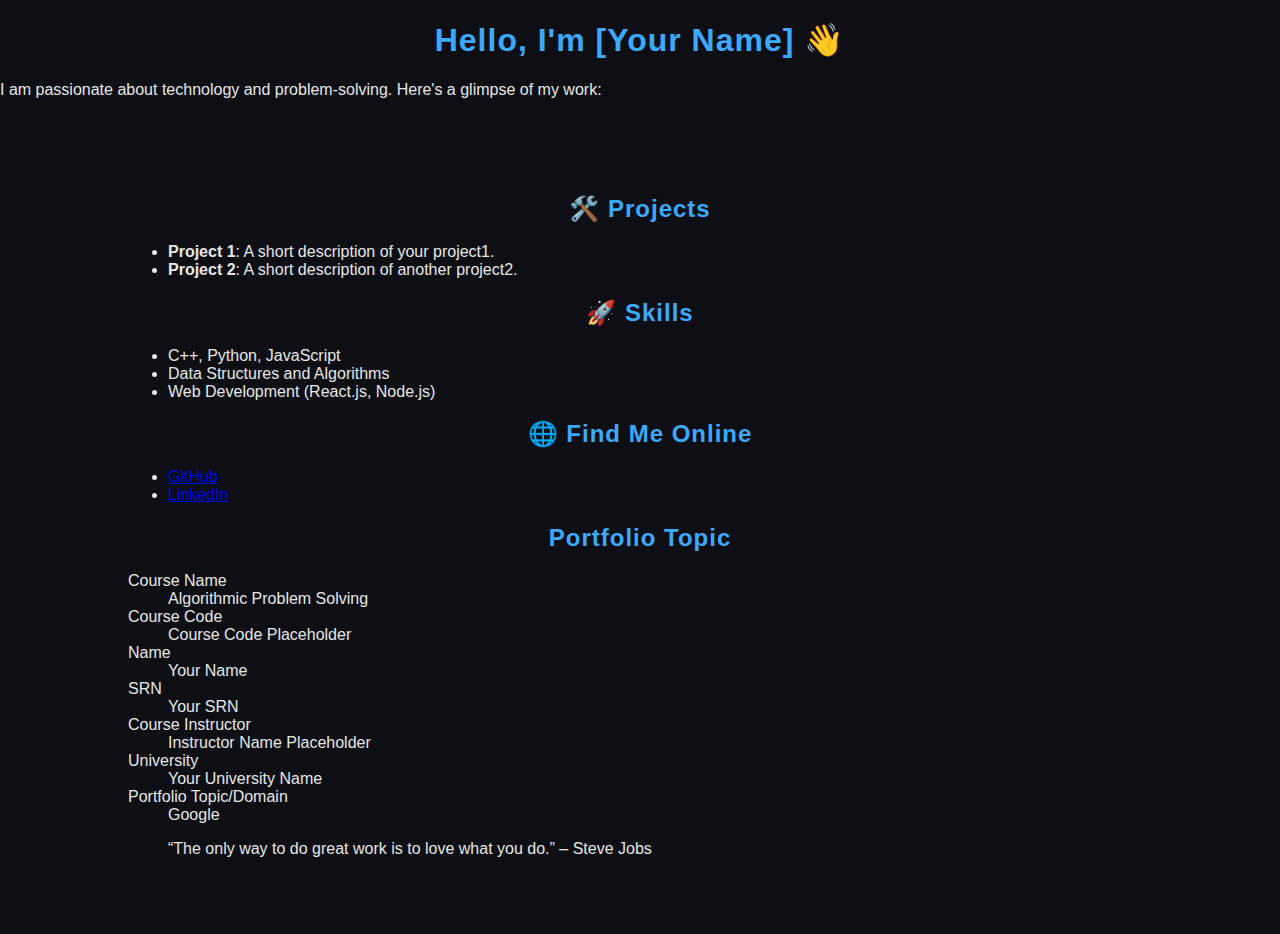
<file: index.html>
<!DOCTYPE html>
<html lang="en">
<head>
    <meta charset="UTF-8">
    <meta name="viewport" content="width=device-width, initial-scale=1.0">
    <title>Portfolio</title>
    <link rel="stylesheet" href="style.css">
    <link href="https://fonts.googleapis.com/css2?family=Poppins:wght@300;400;600&display=swap" rel="stylesheet">
</head>
<body>
    <header>
        <h1>Hello, I'm [Your Name] 👋</h1>
        <p>I am passionate about technology and problem-solving. Here's a glimpse of my work:</p>
    </header>

    <section>
        <h2>🛠️ Projects</h2>
        <ul>
            <li><strong>Project 1</strong>: A short description of your project1.</li>
            <li><strong>Project 2</strong>: A short description of another project2.</li>
        </ul>

        <h2>🚀 Skills</h2>
        <ul>
            <li>C++, Python, JavaScript</li>
            <li>Data Structures and Algorithms</li>
            <li>Web Development (React.js, Node.js)</li>
        </ul>

        <h2>🌐 Find Me Online</h2>
        <ul>
            <li><a href="https://github.com/your-github-username" target="_blank">GitHub</a></li>
            <li><a href="https://linkedin.com/in/your-linkedin-profile" target="_blank">LinkedIn</a></li>
        </ul>

        <h2>Portfolio Topic</h2>
        <dl>
            <dt>Course Name</dt>
            <dd>Algorithmic Problem Solving</dd>

            <dt>Course Code</dt>
            <dd>Course Code Placeholder</dd>

            <dt>Name</dt>
            <dd>Your Name</dd>

            <dt>SRN</dt>
            <dd>Your SRN</dd>

            <dt>Course Instructor</dt>
            <dd>Instructor Name Placeholder</dd>

            <dt>University</dt>
            <dd>Your University Name</dd>

            <dt>Portfolio Topic/Domain</dt>
            <dd>Google</dd>
        </dl>

        <blockquote>“The only way to do great work is to love what you do.” – Steve Jobs</blockquote>
    </section>
</body>
</html>
</file>
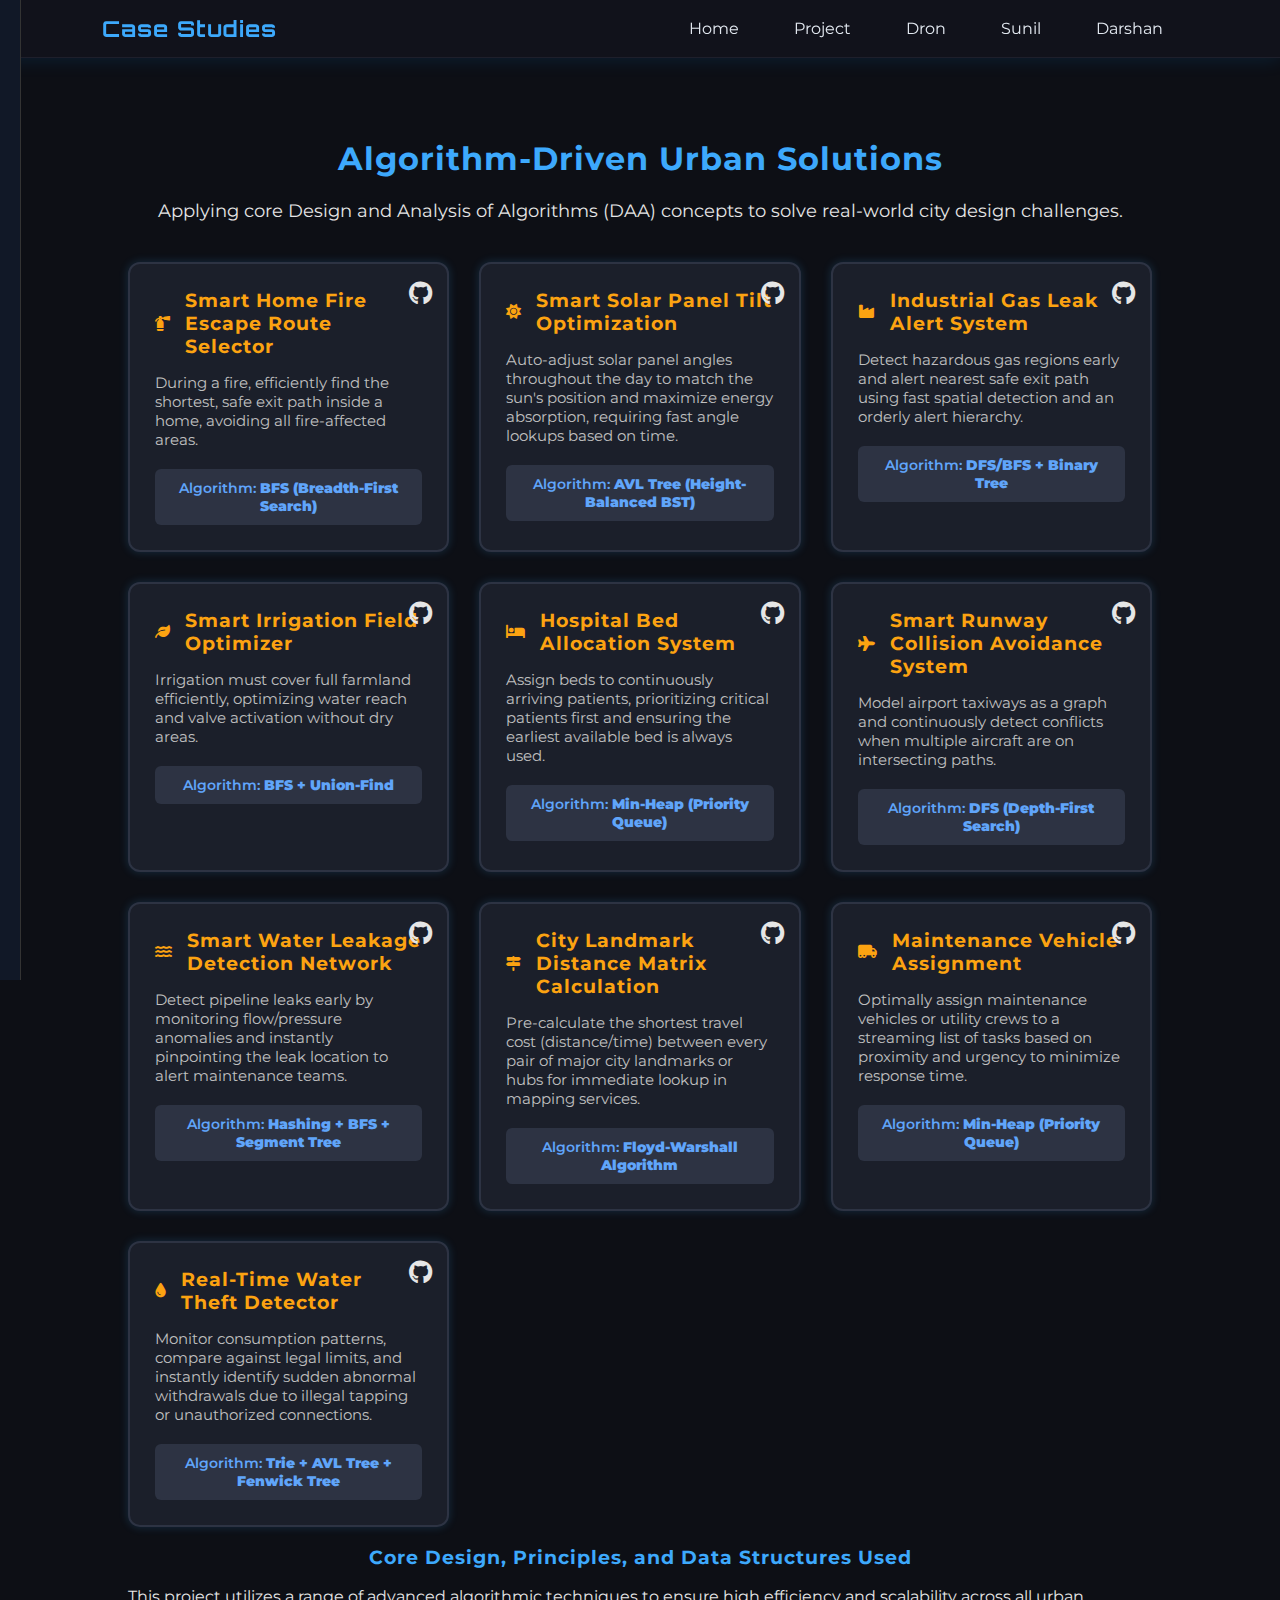
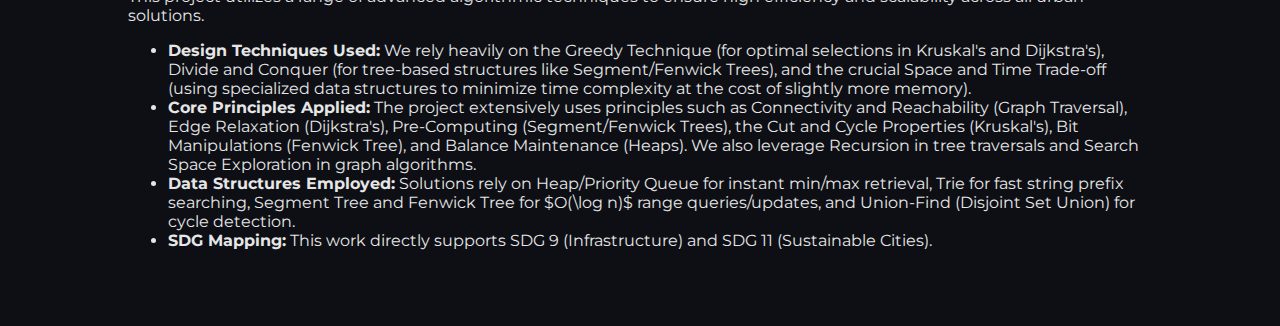
<file: darshan.html>
<!DOCTYPE html>
<html lang="en">
<head>
<meta charset="UTF-8">
<meta name="viewport" content="width=device-width, initial-scale=1.0">
<title>Case Studies – City Design Project</title>

<link rel="stylesheet" href="https://cdnjs.cloudflare.com/ajax/libs/font-awesome/6.0.0-beta3/css/all.min.css">
<link href="https://fonts.googleapis.com/css2?family=Montserrat:wght@300;400;600;700&display=swap" rel="stylesheet">
<link href="https://fonts.googleapis.com/css2?family=Orbitron:wght@400;700&display=swap" rel="stylesheet">
<link rel="stylesheet" href="style.css">
</head>

<body>

<div class="side-menu" id="sideMenu">
    <ul>
        <li><a href="index.html" onclick="closeMenu()">Home</a></li>
        <li><a href="project.html" onclick="closeMenu()">Project</a></li>
        <li><a href="dron.html" onclick="closeMenu()">Dron</a></li>
        <li><a href="sunil.html" onclick="closeMenu()">Sunil</a></li>
        <li><a href="darshan.html" onclick="closeMenu()">Darshan</a></li>
    </ul>
</div>

<nav class="navbar">
    <h2>Case Studies</h2>
    <div class="hamburger" onclick="openMenu()">
        <span></span>
        <span></span>
        <span></span>
    </div>
    <ul>
        <li><a href="index.html">Home</a></li>
        <li><a href="project.html">Project</a></li>
        <li><a href="dron.html">Dron</a></li>
        <li><a href="sunil.html">Sunil</a></li>
        <li><a href="darshan.html">Darshan</a></li>
    </ul>
</nav>

<section id="case-studies">
    <h1>Algorithm-Driven Urban Solutions</h1>
    <p style="text-align:center; font-size:18px;">
        Applying core Design and Analysis of Algorithms (DAA) concepts to solve real-world city design challenges.
    </p>

    <div class="case-study-grid" id="caseStudyGrid">
    </div>
    
    <div class="explanation-section">
        <h3>Core Design, Principles, and Data Structures Used</h3>
        <p>This project utilizes a range of advanced algorithmic techniques to ensure high efficiency and scalability across all urban solutions.</p>
        <ul>
            <li><strong>Design Techniques Used:</strong> We rely heavily on the Greedy Technique (for optimal selections in Kruskal's and Dijkstra's), Divide and Conquer (for tree-based structures like Segment/Fenwick Trees), and the crucial Space and Time Trade-off (using specialized data structures to minimize time complexity at the cost of slightly more memory).</li>
            <li><strong>Core Principles Applied:</strong> The project extensively uses principles such as Connectivity and Reachability (Graph Traversal), Edge Relaxation (Dijkstra's), Pre-Computing (Segment/Fenwick Trees), the Cut and Cycle Properties (Kruskal's), Bit Manipulations (Fenwick Tree), and Balance Maintenance (Heaps). We also leverage Recursion in tree traversals and Search Space Exploration in graph algorithms.</li>
            <li><strong>Data Structures Employed:</strong> Solutions rely on Heap/Priority Queue for instant min/max retrieval, Trie for fast string prefix searching, Segment Tree and Fenwick Tree for $O(\log n)$ range queries/updates, and Union-Find (Disjoint Set Union) for cycle detection.</li>
            <li><strong>SDG Mapping:</strong> This work directly supports SDG 9 (Infrastructure) and SDG 11 (Sustainable Cities).</li>
        </ul>
    </div>
</section>

<div class="modal-overlay" id="modalOverlay" onclick="closeModal(event)">
    <div class="modal-content" id="modalContent">
    </div>
</div>
<script>

function openMenu() {
    document.getElementById("sideMenu").classList.add("active");
}
function closeMenu() {
    document.getElementById("sideMenu").classList.remove("active");
}
document.addEventListener('click', function(event) {
    const sideMenu = document.getElementById('sideMenu');
    const hamburger = document.querySelector('.hamburger');
    if (!sideMenu.contains(event.target) && !hamburger.contains(event.target) && sideMenu.classList.contains('active')) {
        closeMenu();
    }
});



const caseStudies = [
    {
        id: 'c1',
        title: 'Smart Home Fire Escape Route Selector',
        problem: 'During a fire, efficiently find the shortest, safe exit path inside a home, avoiding all fire-affected areas.',
        icon: 'fa-fire-extinguisher', 
        algo: 'BFS (Breadth-First Search)',
        diagram: '',
        why: 'The problem models the home as an unweighted grid graph, where the distance (number of steps) is the cost. BFS is the canonical algorithm for finding the **Shortest Path** in an unweighted graph, ensuring the first route found is the fastest. It uses a **Queue** to explore the path layer by layer, prioritizing the closest cells (Greedy-like selection on distance).',
        how: [
            'Model the home as a grid where rooms/hallways are cells and fire zones are blocked cells.',
            'Initialize a Queue with the person\'s current location and a path tracker.',
            'Iteratively dequeue a cell and check its unvisited neighbors.',
            'If a neighbor is safe (not fire) and unvisited, mark it, record the path, and enqueue it.',
            'Continue until the Exit Door cell is reached, guaranteeing the shortest safe route.',
        ],
        complexityCode: `
Time Complexity Derivation (BFS on Grid):

Assumptions:
R = Number of Rows (Grid Height)
C = Number of Columns (Grid Width)
V = Total Vertices (Cells) = R * C
E = Total Edges (Connections between cells) = O(R * C)

Step 1: Grid Traversal
- Purpose: Visit every safe cell (vertex) and check its connections (edges).
- Operation: BFS visits each vertex and edge at most once.
- Total Cost: O(V + E)

Since V is proportional to R*C, and E is also proportional to R*C:
Final Time Complexity = O(R * C) (Linear to the size of the home layout)
`,
        complexity: 'O(R * C)'
    },
    // --- 2. Smart Solar Panel Tilt Optimization ---
    {
        id: 'c2',
        title: 'Smart Solar Panel Tilt Optimization',
        problem: 'Auto-adjust solar panel angles throughout the day to match the sun\'s position and maximize energy absorption, requiring fast angle lookups based on time.',
        icon: 'fa-sun', 
        algo: 'AVL Tree (Height-Balanced BST)',
        diagram: '',
        why: 'The system needs extremely fast lookups and maintenance of a sorted list of optimal angles vs. time. An AVL Tree is a self-balancing Binary Search Tree, ensuring that insertion/update (**rebalancing**) and query operations remain strictly **O(log N)** in the worst case. This adherence to balance is crucial for a real-time system that must avoid performance degradation.',
        how: [
            'Store pre-calculated or sensor-derived optimal angles, indexed by time-of-day, in the AVL Tree.',
            'On sensor update (new optimal data), insert the (time, angle) pair into the tree.',
            'If the tree becomes unbalanced (e.g., insertion causes height difference > 1), perform AVL Rotations (single or double) to restore the height-balance property.',
            'Query the tree for the current time slot to retrieve the optimal angle and adjust the motor tilt.',
        ],
        complexityCode: `
Time Complexity Derivation (AVL Tree):

Assumptions:
N = Total Number of time/angle data points (Nodes in the tree)
H = Height of the AVL Tree = O(log N)

Step 1: Insertion/Update
- Purpose: Add a new optimal angle or update an existing one.
- Operation: Traversing the tree (O(log N)) and performing at most one or two rotations (O(1)).
- Total Cost: O(log N)

Step 2: Query/Search
- Purpose: Find the optimal angle for a specific time.
- Operation: Traversing the height of the balanced tree.
- Total Cost: O(log N)

Final Time Complexity = O(log N) for core operations.
`,
        complexity: 'O(log N)'
    },
    // --- 3. Industrial Gas Leak Alert System ---
    {
        id: 'c3',
        title: 'Industrial Gas Leak Alert System',
        problem: 'Detect hazardous gas regions early and alert nearest safe exit path using fast spatial detection and an orderly alert hierarchy.',
        icon: 'fa-industry', 
        algo: 'DFS/BFS + Binary Tree',
        diagram: '',
        why: 'The system has two parts: spatial detection and alert propagation. **BFS/DFS** is used to model the gas spread on the factory floor (a grid/graph), efficiently finding all affected zones (**Connectivity**). A **Binary Tree** is used for the alert system, allowing for a fast, orderly, and hierarchical propagation of the evacuation signal across the facility\'s zones.',
        how: [
            'Model the facility as a grid graph and initiate BFS from the leak source to simulate gas spread, marking contaminated cells.',
            'Simultaneously, use a search algorithm (like BFS or DFS with a Queue/Stack) to find the shortest safe exit route.',
            'The system traverses a pre-defined Binary Tree of alert relays (e.g., Zone 1 -> Zone 1A, Zone 1B) to propagate the evacuation signal.',
            'Trigger the alarm and guide personnel along the shortest safe route calculated by BFS/DFS.',
        ],
        complexityCode: `
Time Complexity Derivation (BFS/DFS + Binary Tree):

Assumptions:
V = Number of Vertices (Grid Cells/Areas)
E = Number of Edges (Connections)
A = Number of Alert Zones (Nodes in the Binary Tree)

Step 1: Spread Simulation (BFS/DFS)
- Purpose: Map the contamination zone (V + E).
- Total Cost: O(V + E)

Step 2: Alert Propagation (Binary Tree Traversal)
- Purpose: Traverse the Binary Tree to trigger alarms (height H = log A).
- Total Cost: O(log A) (to reach a specific zone) or O(A) (to alert all zones).

Total Time Complexity for the worst case (full factory contamination and full alert):
Total Time Complexity = O(V + E) + O(A)

Final Time Complexity = **O(V + E)** (Graph traversal dominates).
`,
        complexity: 'O(V + E)'
    },
    // --- 4. Smart Irrigation Field Optimizer ---
    {
        id: 'c4',
        title: 'Smart Irrigation Field Optimizer',
        problem: 'Irrigation must cover full farmland efficiently, optimizing water reach and valve activation without dry areas.',
        icon: 'fa-leaf', 
        algo: 'BFS + Union-Find',
        diagram: '',
        why: 'The BFS component finds the nearest water source coverage, treating the field as an unweighted graph. The Union-Find (Disjoint Set Union) structure is critical for efficiently tracking and merging fully irrigated zones (Connectivity) in near constant time $O(\\alpha(N))$, preventing redundant water flow.',
        how: [
            'Model the field as a grid based on soil moisture readings.',
            'Initiate **BFS** from activated water sources to simulate water flow and mark connected cells as "irrigated".',
            'Use **Union-Find** to merge adjacent irrigated cells into a single, fully-covered set (component).',
            'Check the grid: If any cell is below the moisture threshold and is not part of a fully irrigated component, a valve needs adjustment.',
            'Reopen/adjust the valve for the unwatered component based on the lookup table for moisture thresholds.',
        ],
        complexityCode: `
Time Complexity Derivation (BFS + Union-Find):

Assumptions:
V = Total Vertices (Grid Cells)
E = Total Edges (Connections)
N = Number of elements in Union-Find (N = V)

Step 1: BFS Coverage Mapping
- Purpose: Simulate water spread.
- Total Cost: O(V + E)

Step 2: Union-Find Operations
- Purpose: Perform N Union operations and multiple Find operations.
- Cost per operation (amortized): O(\\alpha(N)) (nearly constant).
- Total Cost: O(N \\cdot \\alpha(N)) \\approx O(N)

Since V + E dominates the Union-Find operation cost:
Final Time Complexity = O(V + E)
`,
        complexity: 'O(V + E)'
    },
    // --- 5. Hospital Bed Allocation System ---
    {
        id: 'c5',
        title: 'Hospital Bed Allocation System',
        problem: 'Assign beds to continuously arriving patients, prioritizing critical patients first and ensuring the earliest available bed is always used.',
        icon: 'fa-bed', 
        algo: 'Min-Heap (Priority Queue)',
        diagram: '',
        why: 'This uses a multi-layered **Greedy** assignment. A Priority Queue (Max-Heap) handles patient urgency (critical patients first). A Min-Heap stores bed-free times, ensuring the earliest available bed is assigned, which minimizes waiting time. Both core operations are \mathbf{O(\log N)} for efficiency.',
        how: [
            'Stream patient entry into a Max-Heap (Priority Queue) based on urgency score (add priority to queue).',
            'Maintain available beds (or their next expected free time) in a separate Min-Heap.',
            'Extract the highest priority patient (Max-Heap) and the earliest available bed (Min-Heap).',
            'Assign the best matching bed (e.g., ICU for ICU patient) and insert its new expected free time back into the Min-Heap.',
            'Reassign patients if urgency changes, potentially requiring a heap decrease-key operation.'
        ],
        complexityCode: `
Time Complexity Derivation (Min-Heap / Priority Queue):

Assumptions:
P = Max number of waiting Patients (Max-Heap size)
B = Total number of Beds (Min-Heap size)
N = max(P, B)

Step 1: Patient Insertion/Prioritization
- Cost per insertion: O(log P)

Step 2: Assignment Cycle (Extract and Re-insert)
- Extract highest priority patient: O(log P)
- Extract earliest available bed: O(log B)
- Re-insert bed with new free time: O(log B)

Since the complexity is dominated by the logarithmic time of heap operations:
Final Time Complexity = O(log N) for each patient transaction.
`,
        complexity: 'O(log N)'
    },
    // --- 6. Smart Runway Collision Avoidance System ---
    {
        id: 'c6',
        title: 'Smart Runway Collision Avoidance System',
        problem: 'Model airport taxiways as a graph and continuously detect conflicts when multiple aircraft are on intersecting paths.',
        icon: 'fa-plane', 
        algo: 'DFS (Depth-First Search)',
        diagram: '',
        why: 'The taxiway system is a graph where the goal is to check for common reachable nodes (intersections). **DFS** is excellent for **Reachability** and **Connectivity** analysis, systematically exploring every potential path from an aircraft\'s position to detect if the path intersects an active route of another aircraft. This depth-first approach is efficient for path checking in the airport graph.',
        how: [
            'Represent the airport taxi-paths as a graph (nodes are intersections, edges are tracks).',
            'For a new or moving aircraft, initiate DFS from its current position to map out all reachable runway zones and planned paths.',
            'Continuously compare the set of nodes reachable by the current aircraft against the active paths of all other aircraft.',
            'If a common intersection is found to be reached by two aircraft simultaneously (conflict detected), the ATC is alerted and movement is halted.',
        ],
        complexityCode: `
Time Complexity Derivation (DFS on Graph):

Assumptions:
V = Number of Vertices (Junctions/Nodes) in the runway graph
E = Number of Edges (Tracks/Paths) in the runway graph
A = Number of active Aircraft.

Step 1: Path Detection
- Purpose: Run DFS for an aircraft to find its reachable path.
- Operation: DFS visits every vertex and edge at most once.
- Cost per DFS run: O(V + E)

Step 2: Conflict Monitoring
- Purpose: If the system runs DFS for all A active aircraft in parallel.
- Total Cost: A * O(V + E)

Final Time Complexity for a single path check: O(V + E) (Linear to the size of the airport map).
`,
        complexity: 'O(V + E)'
    },
    // --- 7. Smart Water Leakage Detection Network ---
    {
        id: 'c7',
        title: 'Smart Water Leakage Detection Network',
        problem: 'Detect pipeline leaks early by monitoring flow/pressure anomalies and instantly pinpointing the leak location to alert maintenance teams.',
        icon: 'fa-water', 
        algo: 'Hashing + BFS + Segment Tree',
        diagram: '',
        why: 'The solution combines three specialized structures: Hashing provides O(1) lookup for fast sensor ID management. A Segment Tree efficiently monitors live sensor streams to detect pressure drops (anomalies) in O(\log N) time. Finally, BFS uses graph traversal to quickly locate the affected pipe branch and trace the probable leak location (Connectivity).',
        how: [
            'Divide the pipeline into sectors, connecting pressure sensors to nodes.',
            'Store live readings in a Hash Table indexed by sensor ID for O(1) updates.',
            'Build a Segment Tree over time-windowed readings to allow fast O(\log N) range-sum or min/max queries to detect sharp pressure drops instantly.',
            'If an anomaly is detected, run BFS from the suspicious node (where pressure dropped) to trace the flow and identify the probable leak branch.',
            'Raise an alert to the maintenance dashboard with the location and severity score.',
        ],
        complexityCode: `
Time Complexity Derivation (Segment Tree + BFS):

Assumptions:
N = Number of sensor readings/data points (Segment Tree size)
V = Number of vertices (Pipe junctions) in the pipeline graph
E = Number of edges (Pipes) in the pipeline graph

Step 1: Anomaly Detection (Segment Tree/Hashing)
- Purpose: Update a sensor reading and check for anomalies.
- Operation: Hash lookup O(1) + Segment Tree Update/Query O(log N).
- Total Cost for Real-Time Monitoring: O(log N)

Step 2: Leak Tracing (BFS)
- Purpose: Trace the affected branch when an anomaly is found.
- Total Cost for Tracing: O(V + E)

Since the system continuously monitors (O(log N)) and only occasionally traces a leak (O(V+E)), the monitoring complexity is often key.
Final Time Complexity = O(log N) (for monitoring) and O(V + E) (for tracing).
`,
        complexity: 'O(log N) / O(V + E)'
    },
    // --- 8. City Landmark Distance Matrix Calculation ---
    {
        id: 'c8',
        title: 'City Landmark Distance Matrix Calculation',
        problem: 'Pre-calculate the shortest travel cost (distance/time) between every pair of major city landmarks or hubs for immediate lookup in mapping services.',
        icon: 'fa-map-signs', 
        algo: 'Floyd-Warshall Algorithm',
        diagram: '[Image illustrating the three nested loops of Floyd-Warshall updating a distance matrix]',
        why: 'The **Floyd-Warshall Algorithm is an application of Dynamic Programming and is perfectly suited for the All-Pairs Shortest Path problem. For a relatively static and dense graph (where landmarks connect to many others), its O(V^3) complexity is superior to running Dijkstra\'s algorithm V times (which would be O(V(E + V \log V)) or O(V^2 \log V) for a dense graph). It provides a complete, pre-calculated distance matrix for O(1) lookups.',
        how: [
            'Initialize a distance matrix D where D[i][j] is the cost of the direct road from landmark i to j (or \\infty if no direct path exists).',
            'Iterate through every landmark k as an intermediate node (the k loop).',
            'For every pair of landmarks (i, j), update the distance using the recurrence relation: D[i][j] = \min(D[i][j], D[i][k] + D[k][j])$.',
            'After the loops complete, D[i][j] contains the shortest path between all pairs $(i, j)$.'
        ],
        complexityCode: `
Time Complexity Derivation (Floyd-Warshall Algorithm):

Assumptions:
V = Number of Vertices (Landmarks/Nodes)
The algorithm relies on three perfectly nested loops.

Step 1: Intermediate Node Loop (k)
- Purpose: Consider every node k as a potential intermediate step on the shortest path.
- Cost: V iterations.

Step 2: Source Node Loop (i)
- Purpose: Iterate through every starting node i.
- Cost: V iterations.

Step 3: Destination Node Loop (j)
- Purpose: Iterate through every destination node j.
- Cost: V iterations.

The calculation inside the innermost loop is O(1).
Total Time Complexity = V * V * V = O(V^3)
`,
        complexity: 'O(V³)'
    },
    // --- 9. Maintenance Vehicle Assignment ---
    {
        id: 'c9',
        title: 'Maintenance Vehicle Assignment',
        problem: 'Optimally assign maintenance vehicles or utility crews to a streaming list of tasks based on proximity and urgency to minimize response time.',
        icon: 'fa-truck-moving', 
        algo: 'Min-Heap (Priority Queue)',
        diagram: '',
        why: 'A Min-Heap provides an efficient implementation of a Priority Queue, which is the ideal Greedy structure here. It ensures the most urgent task (the one with the minimum response time or highest criticality score, represented by the minimum value) is always available for assignment in O(1) time for inspection and O(\log N) time for removal/insertion. This is critical for fast, dynamic, online allocation as new requests arrive.',
        how: [
            'New tasks are inserted into the Min-Heap using a calculated priority score (e.g., response time, urgency, proximity) as the key.',
            'The central dispatcher repeatedly extracts the task with the minimum key (highest urgency/lowest response time) from the Min-Heap.',
            'The extracted task is assigned to the nearest available vehicle.',
            'If a task\'s urgency changes, its key is updated within the heap (a Decrease Key operation, often $O(\log N)$).',
        ],
        complexityCode: `
Time Complexity Derivation (Min-Heap / Priority Queue):

Assumptions:
N = Total number of pending tasks (size of the Min-Heap)

Step 1: Task Insertion (New Request)
- Purpose: Add a new task into the pool.
- Cost per insertion: O(log N)

Step 2: Task Assignment (Extract Min)
- Purpose: Assign the highest priority task.
- Operation: Extracting the minimum element from the Min-Heap.
- Cost per operation: O(log N)

Step 3: Urgency Update (Decrease Key)
- Purpose: If a task's priority increases, adjust its position.
- Cost per operation: O(log N)

Final Time Complexity = **O(log N)** for all critical dynamic operations.
`,
        complexity: 'O(log N)'
    },
    // --- 10. Real-Time Water Theft Detector ---
    {
        id: 'c10',
        title: 'Real-Time Water Theft Detector',
        problem: 'Monitor consumption patterns, compare against legal limits, and instantly identify sudden abnormal withdrawals due to illegal tapping or unauthorized connections.',
        icon: 'fa-tint', 
        algo: 'Trie + AVL Tree + Fenwick Tree',
        diagram: '[Image illustrating data flow through Trie for ID, AVL for logs, and Fenwick for anomaly detection]',
        why: 'This system utilizes three advanced structures: Trie allows fast O(L) lookup for validating registered consumer IDs. AVL Tree keeps consumption log updates balanced and searchable in O(\log N) time. Fenwick Tree enables constant-time prefix-sum checks and O(\log N) updates, making it ideal for live anomaly detection against expected range sums of water draw.',
        how: [
            'Store registered consumer meter IDs in a Trie for real-time validation upon reading arrival.',
            'Stream consumption readings into an AVL Tree for each consumer, maintaining a sorted and balanced usage history.',
            'Maintain a Fenwick Tree per sector to detect suspicious spikes in overall water draw by checking range sums.',
            'If a meter reading arrives with no Trie match or a spike detected by the Fenwick Tree exceeds the threshold, flag water theft.',
            'Notify authorities with location and time-stamp for action.',
        ],
        complexityCode: `
Time Complexity Derivation (Trie + AVL + Fenwick):

Assumptions:
N = Total number of consumers (size of AVL/Fenwick base array)
L = Max length of a meter ID (Trie depth)

Step 1: ID Validation (Trie Search)
- Purpose: Check if a meter ID is registered.
- Total Cost: O(L)

Step 2: Usage Log Update (AVL Update)
- Purpose: Insert a new reading into the consumer's history log.
- Total Cost: O(log N)

Step 3: Anomaly Detection (Fenwick Query/Update)
- Purpose: Update the sector's total draw and check against thresholds.
- Total Cost: O(log N)

Final Time Complexity = O(L + log N) for each reading transaction.
`,
        complexity: 'O(L + log N)'
    }
];

// --- Card Generation and Modal Logic ---
const grid = document.getElementById('caseStudyGrid');
const modalOverlay = document.getElementById('modalOverlay');
const modalContent = document.getElementById('modalContent');

// 1. Function to create the initial card HTML 
function createCard(study) {
    const card = document.createElement('div');
    card.className = 'case-study-card';
    card.setAttribute('data-id', study.id);
    
    // GitHub link element for the small card
    const githubLinkCard = document.createElement('a');
    githubLinkCard.href = study.repoLink;
    githubLinkCard.className = 'github-link-card';
    githubLinkCard.target = '_blank';
    githubLinkCard.innerHTML = '<i class="fab fa-github"></i>';

    
    card.onclick = (e) => {
        // Prevent modal opening if the GitHub link was clicked
        if (e.target.closest('.github-link-card')) return;
        openModal(study.id);
    };

    card.innerHTML = `
        <div class="card-title">
            <i class="fas ${study.icon}"></i>
            <h3>${study.title}</h3>
        </div>
        <p>${study.problem}</p>
        <div class="algo-used">Algorithm: <strong>${study.algo}</strong></div>
    `;

    card.appendChild(githubLinkCard);
    return card;
}

// 2. Insert all cards into the grid on load
caseStudies.forEach(study => {
    grid.appendChild(createCard(study));
});

// 3. Function to open the modal and load content
function openModal(id) {
    const study = caseStudies.find(s => s.id === id);
    if (!study) return;

    // Remove strong tags from the 'how' list items for cleaner presentation
    const howList = study.how.map(item => `<li>${item.replace(/<strong[^>]*>|<\/strong>/g, '')}</li>`).join('');

    // Generate the full modal content structure
    modalContent.innerHTML = `
        <span class="close-btn" onclick="closeModal(event)">&times;</span>
        <h2>${study.title}</h2>
        <div class="algo-used" style="font-size:16px;">Algorithm: <strong>${study.algo}</strong></div>
        
        <h4>Problem Statement</h4>
        <p>${study.problem}</p>

        <h4>Why This Algorithm? (Design Rationale)</h4>
        <p>${study.why}</p>

        <h4>How It Works (Algorithm Flow)</h4>
        <ul>${howList}</ul>
        
        <h4 style="margin-top: 35px;">Algorithm Flow Diagram</h4>
        <div class="modal-diagram-space">
            ${study.diagram}
            <p>Diagram illustrating the operational flow of <strong>${study.algo}</strong>.</p>
        </div>

        <h4>Efficiency Calculation and Complexity (${study.complexity})</h4>
        <p>The calculation below provides the theoretical time complexity (Big O notation) for the core operation(s) of this algorithm, demonstrating its performance scalability:</p>
        <code>${study.complexityCode}</code>
        
        <a href="${study.repoLink}" target="_blank" class="github-btn-modal">
            <i class="fab fa-github"></i> View Code on GitHub
        </a>
    `;

    modalOverlay.style.display = 'flex';
    document.body.style.overflow = 'hidden'; 
}

// 4. Function to close the modal
function closeModal(event) {
    if (event.target.classList.contains('close-btn') || event.target.id === 'modalOverlay') {
        modalOverlay.style.display = 'none';
        document.body.style.overflow = 'auto'; 
    }
}
</script>
</file>
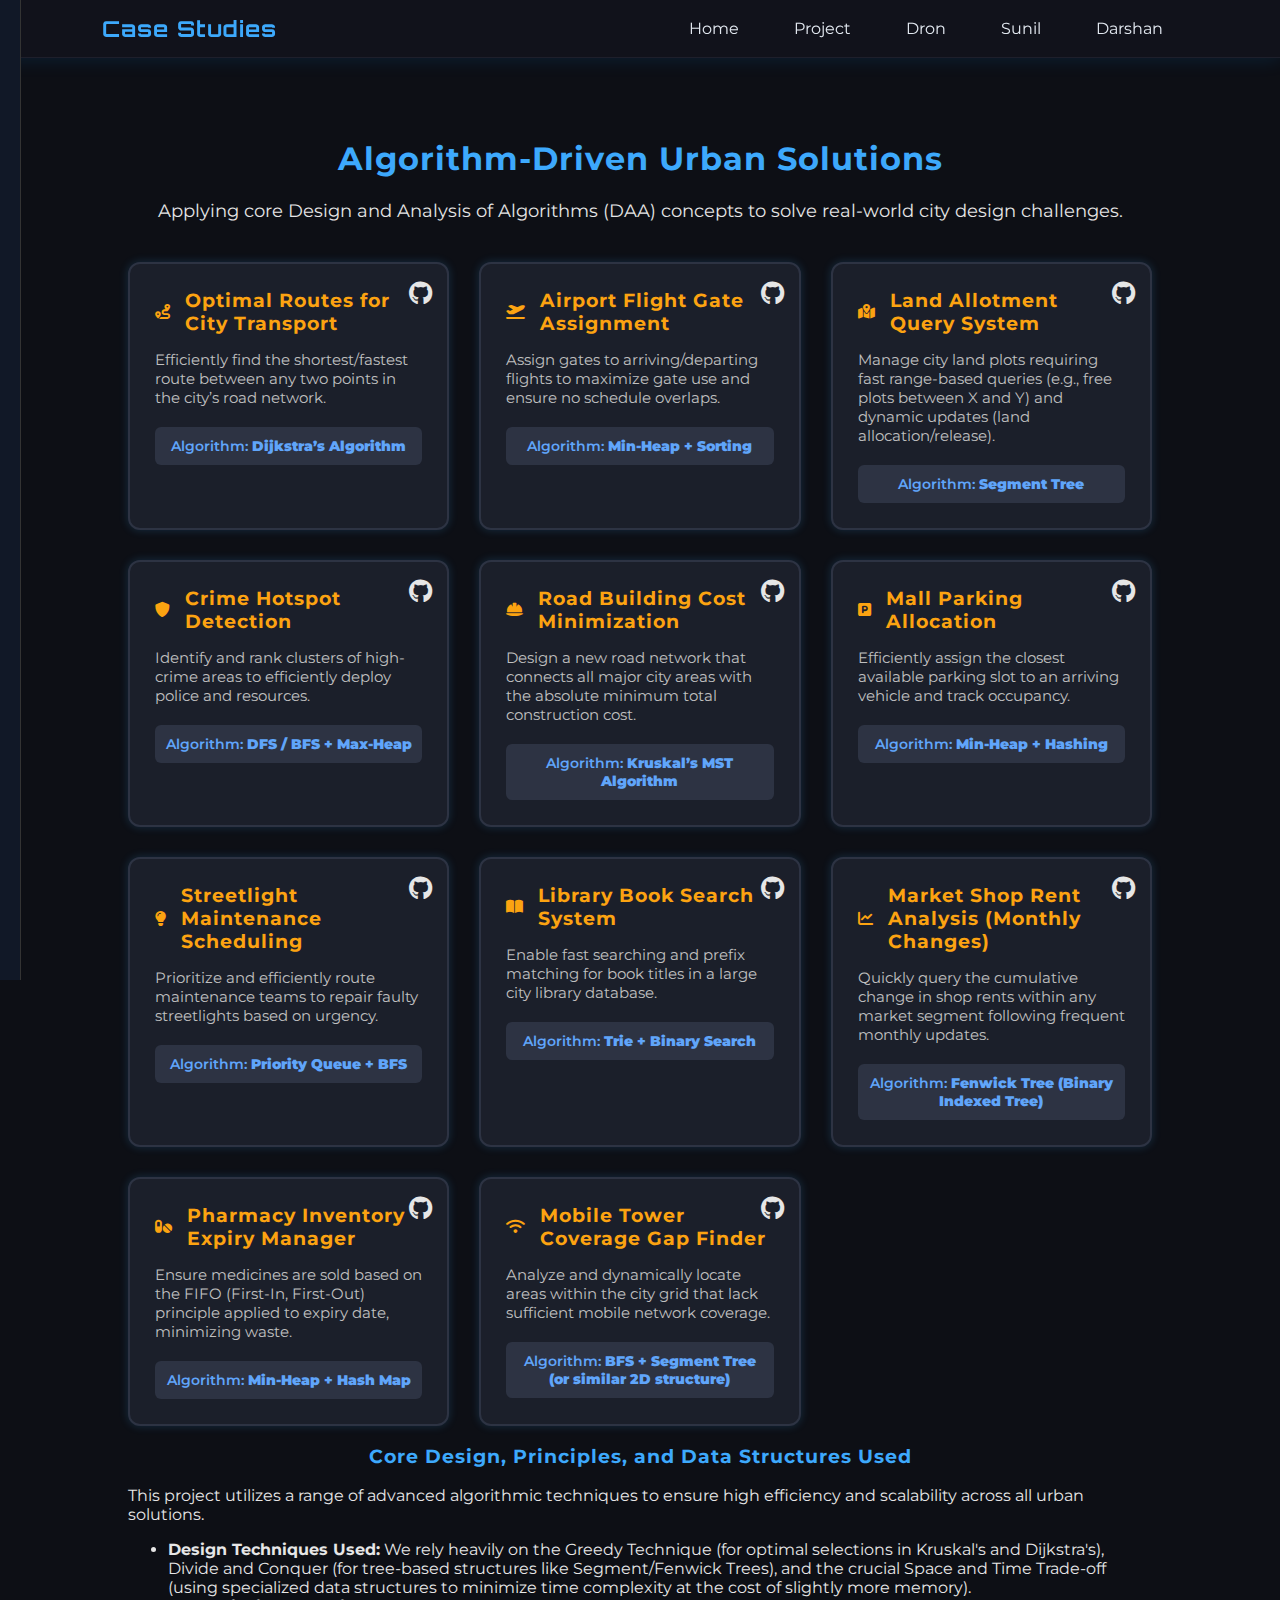
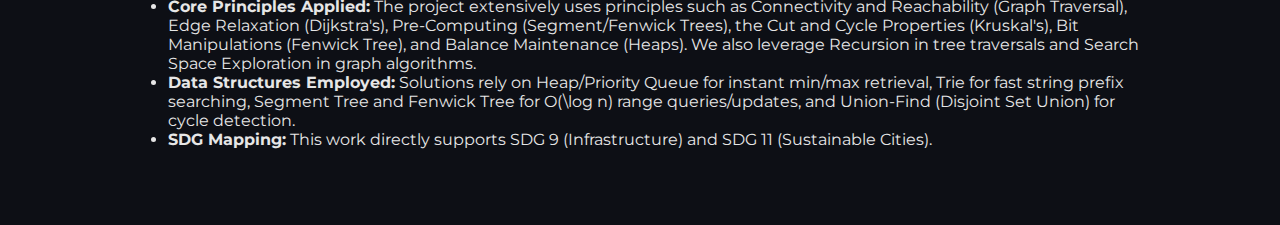
<file: dron.html>
<!DOCTYPE html>
<html lang="en">
<head>
<meta charset="UTF-8">
<meta name="viewport" content="width=device-width, initial-scale=1.0">
<title>Case Studies – City Design Project</title>

<link rel="stylesheet" href="https://cdnjs.cloudflare.com/ajax/libs/font-awesome/6.0.0-beta3/css/all.min.css">
<link href="https://fonts.googleapis.com/css2?family=Montserrat:wght@300;400;600;700&display=swap" rel="stylesheet">
<link href="https://fonts.googleapis.com/css2?family=Orbitron:wght@400;700&display=swap" rel="stylesheet">
<link rel="stylesheet" href="style.css">
</head>

<body>

<div class="side-menu" id="sideMenu">
    <ul>
        <li><a href="index.html" onclick="closeMenu()">Home</a></li>
        <li><a href="project.html" onclick="closeMenu()">Project</a></li>
        <li><a href="dron.html" onclick="closeMenu()">Dron</a></li>
        <li><a href="sunil.html" onclick="closeMenu()">Sunil</a></li>
        <li><a href="darshan.html" onclick="closeMenu()">Darshan</a></li>
    </ul>
</div>

<nav class="navbar">
    <h2>Case Studies</h2>
    <div class="hamburger" onclick="openMenu()">
        <span></span>
        <span></span>
        <span></span>
    </div>
    <ul>
        <li><a href="index.html">Home</a></li>
        <li><a href="project.html">Project</a></li>
        <li><a href="dron.html">Dron</a></li>
        <li><a href="sunil.html">Sunil</a></li>
        <li><a href="darshan.html">Darshan</a></li>
    </ul>
</nav>

<section id="case-studies">
    <h1>Algorithm-Driven Urban Solutions</h1>
    <p style="text-align:center; font-size:18px;">
        Applying core Design and Analysis of Algorithms (DAA) concepts to solve real-world city design challenges.
    </p>

    <div class="case-study-grid" id="caseStudyGrid">
    </div>
    
    <div class="explanation-section">
        <h3>Core Design, Principles, and Data Structures Used</h3>
        <p>This project utilizes a range of advanced algorithmic techniques to ensure high efficiency and scalability across all urban solutions.</p>
        <ul>
            <li><strong>Design Techniques Used:</strong> We rely heavily on the Greedy Technique (for optimal selections in Kruskal's and Dijkstra's), Divide and Conquer (for tree-based structures like Segment/Fenwick Trees), and the crucial Space and Time Trade-off (using specialized data structures to minimize time complexity at the cost of slightly more memory).</li>
            <li><strong>Core Principles Applied:</strong> The project extensively uses principles such as Connectivity and Reachability (Graph Traversal), Edge Relaxation (Dijkstra's), Pre-Computing (Segment/Fenwick Trees), the Cut and Cycle Properties (Kruskal's), Bit Manipulations (Fenwick Tree), and Balance Maintenance (Heaps). We also leverage Recursion in tree traversals and Search Space Exploration in graph algorithms.</li>
            <li><strong>Data Structures Employed:</strong> Solutions rely on Heap/Priority Queue for instant min/max retrieval, Trie for fast string prefix searching, Segment Tree and Fenwick Tree for O(\log n) range queries/updates, and Union-Find (Disjoint Set Union) for cycle detection.</li>
            <li><strong>SDG Mapping:</strong> This work directly supports SDG 9 (Infrastructure) and SDG 11 (Sustainable Cities).</li>
        </ul>
    </div>
</section>

<div class="modal-overlay" id="modalOverlay" onclick="closeModal(event)">
    <div class="modal-content" id="modalContent">
    </div>
</div>
<script>

function openMenu() {
    document.getElementById("sideMenu").classList.add("active");
}
function closeMenu() {
    document.getElementById("sideMenu").classList.remove("active");
}
document.addEventListener('click', function(event) {
    const sideMenu = document.getElementById('sideMenu');
    const hamburger = document.querySelector('.hamburger');
    if (!sideMenu.contains(event.target) && !hamburger.contains(event.target) && sideMenu.classList.contains('active')) {
        closeMenu();
    }
});



const caseStudies = [
    {
        id: 'c1',
        title: 'Optimal Routes for City Transport',
        problem: 'Efficiently find the shortest/fastest route between any two points in the city’s road network.',
        icon: 'fa-route', 
        algo: 'Dijkstra’s Algorithm',
        diagram: '',
        why: 'Dijkstra\'s is used because the road network can be modeled as a weighted graph where edge weights (time/distance) are non-negative. It guarantees the globally shortest path by employing the <strong>Greedy Technique</strong>—always selecting the closest unvisited node—and the <strong>Edge Relaxation</strong> principle to constantly update and improve path distances.',
        how: [
            'Treat every junction as a node and road as an edge with weight (cost).',
            'Initialize distances and use a Min-Heap (Priority Queue) to always select the unvisited node with the smallest distance.',
            'Apply Edge Relaxation: Check neighbors to see if a shorter path exists through the current node; if so, update the neighbor\'s distance.',
            'Continue until the destination is reached, building the Shortest Path Tree.'
        ],
        complexityCode: `
Time Complexity Derivation (Using Binary Min-Heap):

Assumptions:
V = Number of Vertices (Junctions)
E = Number of Edges (Roads)
The algorithm iterates V times (once per vertex) and checks E edges (once per edge).

Step 1: Initialization and First Insertions
- Initializing distances and adding all V vertices to the Priority Queue.
- Cost: O(V) (for initialization) + O(V log V) (for V insertions)
- Total: O(V log V)

Step 2: V Extractions (Main Loop)
- The loop runs V times, and in each iteration, the minimum distance vertex is extracted from the Min-Heap.
- Cost per Extract Min: O(log V)
- Total Cost: V * O(log V) = O(V log V)

Step 3: E Edge Relaxations (Inner Loop)
- Every edge E is processed once. Checking an edge might lead to a "Decrease Key" operation (updating a neighbor's distance in the heap).
- Cost per Decrease Key: O(log V)
- Total Cost: E * O(log V) = O(E log V)

Overall Time Complexity:
Sum of all steps: O(V log V) + O(V log V) + O(E log V)
Simplifying: O(2V log V + E log V)
Factoring out log V and dropping the constant:
O((V + E) log V)
`,
        complexity: 'O((V + E) log V)'
    },
    {
        id: 'c2',
        title: 'Airport Flight Gate Assignment',
        problem: 'Assign gates to arriving/departing flights to maximize gate use and ensure no schedule overlaps.',
        icon: 'fa-plane-departure', 
        algo: 'Min-Heap + Sorting',
        diagram: '',
        why: 'This is a <strong>Greedy Technique</strong> interval scheduling problem. Sorting the flights by arrival time ensures chronological processing. The <strong>Min-Heap</strong> is used to store gate release times, allowing instant access ($O(\log k)$) to the earliest available gate. This decision-making process minimizes the total number of gates required.',
        how: [
            'Flights are first sorted by arrival time.',
            'A Min-Heap maintains the departure/release times of all currently occupied gates.',
            'For each flight: If the heap\'s minimum element (earliest free gate time) is less than or equal to the flight\'s arrival time, that gate is reused (pop and push new departure time).',
            'Otherwise, a new gate is assigned (push the new departure time).'
        ],
        complexityCode: `
Time Complexity Derivation (Using Sorting + Binary Min-Heap):

Assumptions:
N = Total Number of Flights
K = Maximum Number of Gates needed (K <= N)

Step 1: Initial Sorting of Flights
- Purpose: Sort all N flights by their arrival time to enable chronological, greedy processing.
- Cost: N * O(log N) = O(N log N)

Step 2: Processing Flights and Heap Operations (The Main Loop)
- Purpose: Iterate through the sorted flights, using the Min-Heap (size K) to track the earliest available gate time.
- Operations: Each of the N flights results in one Extract Min and one Insert/Update operation on the heap.
- Cost per operation: O(log K)
- Total Cost: N * O(log K) = O(N log K)

Overall Time Complexity:
Sum of all steps: (Step 1) + (Step 2)
Total Time Complexity = O(N log N) + O(N log K) 

Since K <= N, the term O(N log N) (from the initial sorting) dominates the total cost.

Final Time Complexity = **O(N log N)** `,
        complexity: 'O(N log N)'
    },
    {
        id: 'c3',
        title: 'Land Allotment Query System',
        problem: 'Manage city land plots requiring fast range-based queries (e.g., free plots between X and Y) and dynamic updates (land allocation/release).',
        icon: 'fa-map-marked-alt', 
        algo: 'Segment Tree',
        diagram: '',
        why: 'The <strong>Segment Tree</strong> is an application of the <strong>Divide and Conquer</strong> and <strong>Space and Time Trade-off</strong> principles. It allows both updates (Point Updates) and range queries (Range Aggregate Queries) to be completed in $O(\log n)$ time, providing quick and dynamic responsiveness for city planners over static array-based systems.',
        how: [
            'The land plots are modeled as an array, over which the Segment Tree is built hierarchically.',
            'Each node stores an aggregated value (e.g., total occupied land) for its specific range of plots.',
            'Updates (allocating/releasing a plot) traverse one path from the leaf to the root, taking $O(\log n)$ time.',
            'Queries efficiently combine the aggregated data from relevant nodes to cover the requested range, also taking $O(\log n)$ time.'
        ],
        complexityCode: `
Time Complexity Derivation (Segment Tree):

Assumptions:
N = Number of elements in the base array (Land Plots)
The Segment Tree is a balanced binary tree built over the array.

Step 1: Tree Construction (Preprocessing)
- Purpose: Build the Segment Tree structure from the base array.
- Operation: Traversing the array and recursively building the tree.
- Cost: Since the tree has O(N) nodes and each node is processed once (summing its children), the construction time is linear.
- Total Cost: O(N)

Step 2: Point Update (Land Allocation/Release)
- Purpose: Change the value of a single element in the base array and update the aggregated values in the tree.
- Operation: The update only needs to traverse a single path from the leaf node (the plot) up to the root.
- Cost per traversal: The height of the balanced binary tree is O(log N).
- Total Cost: O(log N)

Step 3: Range Query (Finding total occupied space in a zone [i, j])
- Purpose: Query the aggregated value over a specified range [i, j].
- Operation: The query traverses the tree, breaking the range into O(log N) canonical segments (tree nodes) that cover the range exactly.
- Cost per query: The number of nodes accessed is bounded by O(log N) on the left side and O(log N) on the right side of the tree.
- Total Cost: O(log N)

Final Time Complexity:
The two most critical operations (Update and Query) are both logarithmic.

Final Time Complexity = O(log N) for updates and queries.
`,
        complexity: 'O(log N)'
    },
    {
        id: 'c4',
        title: 'Crime Hotspot Detection',
        problem: 'Identify and rank clusters of high-crime areas to efficiently deploy police and resources.',
        icon: 'fa-shield-alt', 
        algo: 'DFS / BFS + Max-Heap',
        diagram: '',
        why: 'This solution uses <strong>DFS/BFS</strong> to explore <strong>Connectivity</strong> and identify distinct clusters (connected components) of high-crime areas on the city grid. The <strong>Max-Heap (Priority Queue)</strong> then ranks these clusters by severity (a <strong>Greedy Technique</strong> for prioritization), ensuring resources are first deployed to the most critical zones.',
        how: [
            'The city is mapped onto a grid. Iterate through each cell/area.',
            'If a cell exceeds the crime threshold, initiate a DFS or BFS to find all connected adjacent cells that also exceed the threshold, marking them as visited.',
            'The search calculates the total size or severity score of the connected cluster.',
            'This score is pushed into a Max-Heap, which can instantly retrieve the largest/most severe hotspot.'
        ],
        complexityCode: `
Time Complexity Derivation (DFS/BFS + Max-Heap):

Assumptions:
R = Rows of the city grid
C = Columns of the city grid
V (Vertices) = R * C (Total number of cells/areas)
E (Edges) = O(R * C) (Number of connections between cells)
H = Total number of distinct Hotspot Clusters found
K = Number of Top Hotspots to retrieve (Size of the Max-Heap, usually a small constant like 10)

Step 1: Grid Traversal and Cluster Identification
- Purpose: Iterate through every cell (vertex) on the grid and use Depth-First Search (DFS) or Breadth-First Search (BFS) to identify all connected components (clusters) that exceed the crime threshold.
- Operation: Since every cell/vertex is visited at most once, and every link/edge is checked at most once, the time complexity for graph traversal is proportional to V + E.
- Total Cost: O(V + E) = O(R * C)

Step 2: Ranking Hotspots (Max-Heap Operations)
- Purpose: Insert the size/severity score of each of the H identified clusters into a Max-Heap to prioritize the largest/most critical ones.
- Operation: H insertions/updates into a heap of size K.
- Cost per operation: O(log K)
- Total Cost: H * O(log K) = O(H log K)

Overall Time Complexity:
The overall time is the sum of the cluster finding (Step 1) and the ranking (Step 2).

Total Time Complexity = O(R * C) + O(H log K)

Final Time Complexity = O(R * C + H log K)
`,
        complexity: 'O(R*C + H log K)'
    },
    {
        id: 'c5',
        title: 'Road Building Cost Minimization',
        problem: 'Design a new road network that connects all major city areas with the absolute minimum total construction cost.',
        icon: 'fa-hard-hat', 
        algo: 'Kruskal’s MST Algorithm',
        diagram: '',
        why: 'The problem is solved using the Minimum Spanning Tree (MST) concept. Kruskal\'s algorithm is a <strong>Greedy Technique</strong>: it sorts all potential roads by cost and uses the <strong>Union-Find</strong> data structure to check <strong>Connectivity</strong> and efficiently apply the <strong>Cut and Cycle Properties</strong>, guaranteeing the minimum overall construction cost.',
        how: [
            'Treat city areas as nodes (V) and potential roads as edges (E) with cost as the weight.',
            'Sort all edges by cost (ascending).',
            'Initialize the Union-Find (Disjoint Set Union) structure where each area is its own set.',
            'Iterate through the sorted edges: Add an edge to the MST only if its two endpoints belong to different sets (i.e., it doesn\'t form a cycle).',
            'Perform the union operation to merge the sets of the two connected areas. Stop when V-1 edges are included.'
        ],
        complexityCode: `
Time Complexity Derivation (Kruskal's MST Algorithm):

Assumptions:
V = Number of Vertices (City Areas)
E = Number of Edges (Possible Roads)
Data Structure: Union-Find (Disjoint Set Union) with path compression and union by rank/size.

Step 1: Sorting Edges
- Purpose: Sort all E potential roads by their construction cost in ascending order.
- Algorithm Used: Standard Comparison Sort (e.g., MergeSort or HeapSort).
- Cost: E * O(log E)
- Total Cost: O(E log E)

Step 2: Initialize Union-Find
- Purpose: Create V disjoint sets, one for each area (vertex).
- Operation: V initialization operations.
- Total Cost: O(V)

Step 3: Edge Processing and Union-Find Operations (Main Loop)
- Purpose: Iterate through the sorted edges and add an edge to the MST if it does not form a cycle (checked by Union-Find).
- Operations: The loop runs E times, and each iteration performs two Find operations (check for cycle) and at most one Union operation (add edge).
- Cost per operation: The amortized time complexity for Find and Union operations with modern optimizations is nearly constant, denoted as O(alpha(V)), where alpha(V) is the inverse Ackermann function, which grows extremely slowly (always < 5 for practical inputs).
- Total Cost: E * O(alpha(V))

Overall Time Complexity:
The overall time is the sum of the three steps.
Total Time Complexity = O(E log E) + O(V) + O(E * alpha(V))

Since O(E log E) is typically much larger than the Union-Find cost, and V <= E in any connected graph:

Final Time Complexity = O(E log E)
`,
        complexity: 'O(E log E)'
    },
    {
        id: 'c6',
        title: 'Mall Parking Allocation',
        problem: 'Efficiently assign the closest available parking slot to an arriving vehicle and track occupancy.',
        icon: 'fa-parking', 
        algo: 'Min-Heap + Hashing',
        diagram: '',
        why: 'This uses a <strong>Min-Heap (Priority Queue)</strong> for instant $O(\log n)$ retrieval of the *closest* (smallest slot number) free slot. The <strong>Hashing</strong> technique (Hash Map) provides $O(1)$ average-case time complexity for tracking occupancy, which is crucial for fast lookup and release operations in a high-traffic system.',
        how: [
            'Initially, all free slot numbers are inserted into a Min-Heap.',
            'On vehicle arrival, the smallest available slot is popped from the heap (Min-Heap property).',
            'The slot is assigned, and the assignment is recorded in a Hash Map (Vehicle ID → Slot ID).',
            'On vehicle exit, the slot number is pushed back into the Min-Heap, restoring its availability.'
        ],
        complexityCode: `
Time Complexity Derivation (Min-Heap + Hashing):

Assumptions:
N = Total Number of Parking Slots
The system relies on a Min-Heap (Priority Queue) to store available slot IDs and a Hash Map (Hash Table) to track occupied slots.

Step 1: Vehicle Arrival (Assignment)
- Purpose: Assign the closest (lowest ID) available slot to the arriving vehicle.
- Operation: Requires extracting the minimum element (the lowest slot ID) from the Min-Heap.
- Cost per Extract Min: O(log N)
- Operation: Recording the assignment in the Hash Map (License Plate -> Slot ID).
- Cost per Hash Insert: O(1) (Amortized)
- Total Cost for Assignment: O(log N) + O(1) = O(log N)

Step 2: Vehicle Exit (Release)
- Purpose: Release the occupied slot and make it available again.
- Operation: Look up the slot ID in the Hash Map (O(1)) and remove the entry.
- Operation: Inserting the newly free slot ID back into the Min-Heap.
- Cost per Heap Insert: O(log N)
- Total Cost for Release: O(1) + O(log N) = O(log N)

Overall Time Complexity:
The complexity of the system is dominated by the logarithmic time required for Heap operations (insertion and deletion/extraction).

Final Time Complexity = O(log N) for both Assignment and Release operations.
`,
        complexity: 'O(log N)'
    },
    {
        id: 'c7',
        title: 'Streetlight Maintenance Scheduling',
        problem: 'Prioritize and efficiently route maintenance teams to repair faulty streetlights based on urgency.',
        icon: 'fa-lightbulb', 
        algo: 'Priority Queue + BFS',
        diagram: '',
        why: 'A <strong>Max-Heap (Priority Queue)</strong> implements a <strong>Greedy</strong> scheduling strategy by ensuring the highest urgency fault is addressed first. <strong>BFS (Breadth-First Search)</strong> is then used to find the shortest path (optimizing travel time) from the depot to the prioritized location, minimizing operational delays.',
        how: [
            'Fault reports are inserted into a Max-Heap based on a calculated priority score (importance, number of complaints).',
            'The most urgent fault is popped from the heap.',
            'BFS is run on the city\'s street graph from the maintenance team\'s current location to the fault location to find the quickest path.',
            'After repair, the team repeats the process by addressing the next highest priority fault.'
        ],
        complexityCode: `
Time Complexity Derivation (Max-Heap + BFS):

Assumptions:
F = Number of faulty lights (size of the heap/jobs)
V = Number of Vertices (Junctions) in the road network
E = Number of Edges (Roads) in the road network
Data Structure: Max-Heap (Priority Queue) for scheduling, Graph representation for road network.

Step 1: Fault Prioritization (Heap Operations)
- Purpose: Maintain the set of F faults and repeatedly extract the one with the highest urgency score.
- Operation: Involves F extractions from the Max-Heap.
- Cost per operation: O(log F)
- Total Cost for Heap Operations: F * O(log F) = O(F log F)

Step 2: Routing the Maintenance Team (Graph Search)
- Purpose: For each of the F prioritized faults, calculate the fastest route from the depot/team's current location to the fault location.
- Algorithm Used: Breadth-First Search (BFS) is used to find the shortest path in an unweighted graph, or can represent the cost of traversing the road network (V+E).
- Operation: BFS is run F separate times (once per job).
- Cost per BFS run: O(V + E)
- Total Cost for Routing: F * O(V + E)

Overall Time Complexity:
The overall time is the sum of the two sequential, independent processes.

Total Time Complexity = O(F log F) + O(F * (V + E))

Final Time Complexity = O(F log F + F(V + E))
`,
        complexity: 'O(F log F + F(V+E))'
    },
    {
        id: 'c8',
        title: 'Library Book Search System',
        problem: 'Enable fast searching and prefix matching for book titles in a large city library database.',
        icon: 'fa-book-open', 
        algo: 'Trie + Binary Search',
        diagram: '',
        why: 'The <strong>Trie</strong> (Prefix Tree) is the ideal data structure for auto-complete and prefix matching. It uses the <strong>Space and Time Trade-off</strong> principle to achieve search times that depend only on the length of the query string ($O(L)$), making it significantly faster than typical database lookups for this specific functionality.',
        how: [
            'All book titles are inserted into the Trie, with each node representing a letter.',
            'Searching for a prefix involves navigating the tree based on the input letters.',
            'Once the prefix node is reached, all strings in the subtree rooted at that node are collected as valid suggestions.',
            'Binary Search can be used as a secondary mechanism for fast lookup within sorted lists of books in specific categories.'
        ],
        complexityCode: `
Time Complexity Derivation (Trie / Prefix Tree):

Assumptions:
N = Total Number of books/words in the database
L = Length of the query string (the prefix)
M = Total length of all N words combined (Used for insertion cost)
Z = Total number of matching suggestions retrieved from the Trie
Data Structure: Trie (Prefix Tree).

Step 1: Trie Construction (Preprocessing)
- Purpose: Insert all N book titles into the Trie.
- Operation: Traversing and creating nodes for every character of every word.
- Cost: Proportional to the sum of the lengths of all words (M).
- Total Cost: O(M)

Step 2: Searching for a Prefix
- Purpose: Find the node corresponding to the end of the query prefix (L).
- Operation: Traverse the Trie starting from the root, moving down L levels (one level per character).
- Cost per traversal: O(L)

Step 3: Retrieving Suggestions
- Purpose: Collect all matching words (Z words) that exist in the subtree rooted at the prefix node found in Step 2.
- Operation: This involves a traversal (like DFS) from the prefix node to all its leaf nodes.
- Cost per retrieval: Proportional to the total number of characters in all Z suggested words. Let's simplify this retrieval time to be proportional to Z (the number of suggestions).
- Total Cost for retrieval: O(Z)

Overall Time Complexity for a Search Operation:
The search operation consists of the prefix traversal and the suggestion retrieval.

Total Search Time Complexity = (Step 2) + (Step 3)
Total Search Time Complexity = O(L) + O(Z) 

Final Time Complexity (Search): O(L + Z)
`,
        complexity: 'O(L + Z)'
    },
    
    {
        id: 'c11',
        title: 'Market Shop Rent Analysis (Monthly Changes)',
        problem: 'Quickly query the cumulative change in shop rents within any market segment following frequent monthly updates.',
        icon: 'fa-chart-line', 
        algo: 'Fenwick Tree (Binary Indexed Tree)',
        diagram: '',
        why: 'The <strong>Fenwick Tree</strong> (or Binary Indexed Tree) is highly specialized for fast <strong>Point Updates</strong> and <strong>Range Sum Queries</strong>. It utilizes <strong>Bit Manipulations</strong> and <strong>Pre-Computing</strong> to achieve $O(\log n)$ time complexity for both operations, making it more space-efficient and often faster in practice for range sum queries than a full Segment Tree.',
        how: [
            'The tree is initialized based on the shop indices.',
            'For a rent change in a single shop (Point Update), the tree is updated by traversing up the indices, guided by the least significant bit, in $O(\log n)$ time.',
            'For a range query $[i, j]$ (total rent change), the query is broken down into prefix sums: $PrefixSum[j] - PrefixSum[i-1]$. Prefix sums are computed by cleverly aggregating pre-computed segment sums, also in $O(\log n)$ time.'
        ],
        complexityCode: `
Time Complexity Derivation (Fenwick Tree / Binary Indexed Tree):

Assumptions:
N = Number of elements in the base array (Shops/Segments)
The Fenwick Tree is a data structure optimized for prefix sum calculations.

Step 1: Tree Construction (Preprocessing)
- Purpose: Initialize the Fenwick Tree with the initial rent values.
- Operation: This can be done by iteratively calling the single-element Update operation N times.
- Cost per Update: O(log N)
- Total Cost: N * O(log N) = O(N log N)
- *Note: Construction can also be done in O(N) using a specialized bottom-up approach, but the iterative update method is more common.*

Step 2: Single-Element Update (Rent Change)
- Purpose: Change the rent for a single shop and update the Fenwick Tree's prefix sums accordingly.
- Operation: The update path follows the binary representation of the index, specifically adding the new value to O(log N) nodes in the tree.
- Cost per update: O(log N)
- Total Cost: O(log N)

Step 3: Prefix Sum Query (Total Rent up to Shop i)
- Purpose: Calculate the cumulative rent from the start of the market up to a specific shop index i.
- Operation: The query path also follows the binary representation of the index, summing the values from O(log N) specific nodes.
- Cost per query: O(log N)

Step 4: Range Sum Query (Total Rent in a segment [i, j])
- Purpose: Calculate the total rent for a range of shops from index i to j.
- Operation: This is calculated by performing two prefix sum queries: Query(j) - Query(i-1).
- Cost per Range Query: O(log N) + O(log N) = O(log N)

Final Time Complexity:
The key dynamic operations (Update and Query) are logarithmic.

Final Time Complexity = O(log N) for both Update and Query operations.
`,
        complexity: 'O(log N)'
    },
    // New Case Study 9: Pharmacy Inventory Expiry Manager
    {
        id: 'c9',
        title: 'Pharmacy Inventory Expiry Manager',
        problem: 'Ensure medicines are sold based on the FIFO (First-In, First-Out) principle applied to expiry date, minimizing waste.',
        icon: 'fa-pills', 
        algo: 'Min-Heap + Hash Map',
        diagram: '',
        why: 'This combines the <strong>Greedy Technique</strong> with specialized data structures. The <strong>Min-Heap</strong> stores items prioritized by expiry date, guaranteeing $O(\log n)$ access to the soonest-expiring medicine. The <strong>Hash Map</strong> provides $O(1)$ average-case lookup for checking stock quantities and managing different product types.',
        how: [
            'Medicines are inserted into a Min-Heap using a pair (expiry\_date, unique\_ID) as the key, ensuring the earliest expiry date is always at the root.',
            'A Hash Map tracks the total quantity available for each unique medicine ID.',
            'When a medicine is requested, the Min-Heap root provides the specific batch with the nearest expiry date for sale (Extract Min).',
            'When new stock arrives, it is inserted into the heap. The Hash Map quantity is updated accordingly.'
        ],
        complexityCode: `
Time Complexity Derivation (Min-Heap + Hash Map):

Assumptions:
N = Total number of unique batches/expiry dates in inventory (size of the Min-Heap).

Step 1: Selling/Removal (Extract Min)
- Purpose: Retrieve the batch with the earliest expiry date.
- Operation: Requires extracting the minimum element from the Min-Heap.
- Cost per operation: O(log N)
- Total Cost for Selling: O(log N)

Step 2: Receiving/Insertion (Insert)
- Purpose: Add a new batch of medicine to the inventory.
- Operation: Requires inserting a new element into the Min-Heap.
- Cost per operation: O(log N)
- Operation: Updating the Hash Map quantity (O(1) amortized).
- Total Cost for Receiving: O(log N) + O(1) = O(log N)

Overall Time Complexity:
The complexity of inventory management operations (sell/receive) is dominated by the Heap operations.

Final Time Complexity = O(log N) for core operations.
`,
        complexity: 'O(log N)'
    },
    // New Case Study 10: Mobile Tower Coverage Gap Finder
    {
        id: 'c10',
        title: 'Mobile Tower Coverage Gap Finder',
        problem: 'Analyze and dynamically locate areas within the city grid that lack sufficient mobile network coverage.',
        icon: 'fa-wifi', 
        algo: 'BFS + Segment Tree (or similar 2D structure)',
        diagram: '',
        why: 'This uses <strong>BFS</strong> to model signal propagation, treating tower coverage as a graph search problem to find all reachable (covered) cells ($O(V+E)$). Unvisited cells denote gaps. The secondary use of a <strong>Segment Tree</strong> (or a similar structure like a Quad Tree in 2D) allows for $O(\log N)$ aggregation of coverage strength across large zones.',
        how: [
            'The city is modeled as a grid of cells.',
            'Initiate a BFS simultaneously from all active mobile towers.',
            'The BFS propagates outward up to the maximum signal range, marking every reached cell as "covered" and recording its signal strength.',
            'After all BFS runs complete, any unvisited cells represent coverage gaps.',
            'A Segment Tree structure can be used over the grid to efficiently query the minimum signal strength within a large geographical area.'
        ],
        complexityCode: `
Time Complexity Derivation (BFS + 2D Structure):

Assumptions:
R = Rows, C = Columns (V = R * C total cells)
T = Number of Mobile Towers
The cost is dominated by the initial coverage mapping.

Step 1: Coverage Mapping (Multi-Source BFS)
- Purpose: Determine all cells covered by signal propagation from the T towers.
- Operation: A multi-source BFS is performed on the grid. Since each cell (V) and connection (E) is visited/checked at most once during the total propagation process.
- Cost per BFS: O(V + E) = O(R * C)
- Total Cost: O(R * C)

Step 2: Gap Query (Finding Unvisited Cells)
- Purpose: Iterate through the grid/array to identify cells not marked as covered.
- Operation: Linear scan of all V cells.
- Total Cost: O(V) = O(R * C)

Step 3 (Secondary): Range Query on Coverage Strength (Using 2D Segment Tree/Quad Tree)
- Purpose: If required, query the minimum signal strength over a large rectangle area.
- Cost: O(log R * log C) for a 2D Segment Tree or O(log N) for a Quad Tree on the grid.

Overall Time Complexity:
The primary task of gap detection is dominated by the graph traversal.

Final Time Complexity = O(R * C) for coverage mapping.
`,
        complexity: 'O(R * C)'
    }
];

// --- Card Generation and Modal Logic ---
const grid = document.getElementById('caseStudyGrid');
const modalOverlay = document.getElementById('modalOverlay');
const modalContent = document.getElementById('modalContent');

// 1. Function to create the initial card HTML 
function createCard(study) {
    const card = document.createElement('div');
    card.className = 'case-study-card';
    card.setAttribute('data-id', study.id);
    
    // GitHub link element for the small card
    const githubLinkCard = document.createElement('a');
    githubLinkCard.href = study.repoLink;
    githubLinkCard.className = 'github-link-card';
    githubLinkCard.target = '_blank';
    githubLinkCard.innerHTML = '<i class="fab fa-github"></i>';

    
    card.onclick = (e) => {
        // Prevent modal opening if the GitHub link was clicked
        if (e.target.closest('.github-link-card')) return;
        openModal(study.id);
    };

    card.innerHTML = `
        <div class="card-title">
            <i class="fas ${study.icon}"></i>
            <h3>${study.title}</h3>
        </div>
        <p>${study.problem}</p>
        <div class="algo-used">Algorithm: <strong>${study.algo}</strong></div>
    `;

    card.appendChild(githubLinkCard);
    return card;
}

// 2. Insert all cards into the grid on load
caseStudies.forEach(study => {
    grid.appendChild(createCard(study));
});

// 3. Function to open the modal and load content
function openModal(id) {
    const study = caseStudies.find(s => s.id === id);
    if (!study) return;

    // Remove strong tags from the 'how' list items for cleaner presentation
    const howList = study.how.map(item => `<li>${item.replace(/<strong[^>]*>|<\/strong>/g, '')}</li>`).join('');

    // Generate the full modal content structure
    modalContent.innerHTML = `
        <span class="close-btn" onclick="closeModal(event)">&times;</span>
        <h2>${study.title}</h2>
        <div class="algo-used" style="font-size:16px;">Algorithm: <strong>${study.algo}</strong></div>
        
        <h4>Problem Statement</h4>
        <p>${study.problem}</p>

        <h4>Why This Algorithm? (Design Rationale)</h4>
        <p>${study.why}</p>

        <h4>How It Works (Algorithm Flow)</h4>
        <ul>${howList}</ul>
        
        <h4 style="margin-top: 35px;">Algorithm Flow Diagram</h4>
        <div class="modal-diagram-space">
            ${study.diagram}
            <p>Diagram illustrating the operational flow of <strong>${study.algo}</strong>.</p>
        </div>

        <h4>Efficiency Calculation and Complexity (${study.complexity})</h4>
        <p>The calculation below provides the theoretical time complexity (Big O notation) for the core operation(s) of this algorithm, demonstrating its performance scalability:</p>
        <code>${study.complexityCode}</code>
        
        <a href="${study.repoLink}" target="_blank" class="github-btn-modal">
            <i class="fab fa-github"></i> View Code on GitHub
        </a>
    `;

    modalOverlay.style.display = 'flex';
    document.body.style.overflow = 'hidden'; 
}

// 4. Function to close the modal
function closeModal(event) {
    if (event.target.classList.contains('close-btn') || event.target.id === 'modalOverlay') {
        modalOverlay.style.display = 'none';
        document.body.style.overflow = 'auto'; 
    }
}
</script>
</file>
<file: style.css>
body {
    margin: 0;
    font-family: 'Montserrat', sans-serif;
    background: #0d0f15;
    color: #e6e6e6;
    scroll-behavior: smooth;
    overflow-x: hidden; 
}

h1, h2, h3 {
    text-align: center;
    letter-spacing: 1px;
    color: #3da9fc; 
}

section {
    padding: 60px 10%;
    animation: fadeIn 1.2s ease-in-out;
}

@keyframes fadeIn {
    from { opacity: 0; transform: translateY(20px); }
    to { opacity: 1; transform: translateY(0); }
}

/* NAVBAR & SIDE MENU STYLES (Retained structure) */
.navbar {
    display: flex;
    justify-content: space-between;
    align-items: center;
    background: #11121b;
    padding: 15px 8%;
    border-bottom: 1px solid #1e1f2b;
    position: sticky;
    top: 0;
    z-index: 1000;
    box-shadow: 0 0 20px rgba(0, 150, 255, 0.15);
}

.navbar h2 {
    color: #3da9fc;
    margin: 0;
    font-family: 'Orbitron', sans-serif;
    font-size: 22px;
}

.navbar ul {
    list-style: none;
    display: flex;
    gap: 25px;
    margin: 0;
    padding: 0;
}

.navbar ul li a {
    color: #e2e8f0;
    text-decoration: none;
    font-size: 16px;
    padding: 8px 15px;
    border-radius: 6px;
    transition: 0.3s;
}

.navbar ul li a:hover {
    background: #3da9fc;
    color: #0d0f17;
    box-shadow: 0 0 15px rgba(61, 169, 252, 0.8);
    transform: scale(1.12);
}

.hamburger {
    display: none;
    flex-direction: column;
    width: 28px;
    cursor: pointer;
}

.hamburger span {
    height: 3px;
    background: white;
    margin: 4px 0;
    border-radius: 3px;
    transition: 0.3s;
}

.side-menu {
    position: fixed;
    top: 0;
    left: -260px;
    width: 240px;
    height: 100%;
    background: #111827;
    padding: 40px 20px;
    transition: 0.4s;
    z-index: 2000;
    border-right: 1px solid #333;
}

.side-menu ul {
    list-style: none;
    padding: 0;
}

.side-menu ul li {
    margin: 20px 0;
}

.side-menu ul li a {
    text-decoration: none;
    color: #e6e6e6;
    font-size: 18px;
    font-weight: 500;
    transition: 0.3s;
}

.side-menu ul li a:hover {
    color: #60a5fa;
}

.side-menu.active {
    left: 0;
}

/* --- CASE STUDY GRID --- */
.case-study-grid {
    display: grid;
    grid-template-columns: repeat(auto-fit, minmax(300px, 1fr));
    gap: 30px;
    margin-top: 40px;
}

/* --- CASE STUDY CARD (Stylish/Animated State) --- */
.case-study-card {
    background: #1b1f2a;
    padding: 25px;
    border-radius: 12px;
    box-shadow: 0 0 10px rgba(61, 169, 252, 0.2); 
    cursor: pointer;
    transition: 0.4s ease;
    border: 2px solid #2d3343;
    position: relative; 
}

/* Hover Animation and Glow */
.case-study-card:hover {
    transform: translateY(-8px) scale(1.02);
    border-color: #3da9fc;
    box-shadow: 0 0 25px rgba(61, 169, 252, 0.7), 0 10px 20px rgba(0,0,0,0.6);
    animation: none; 
}

.card-title {
    display: flex;
    align-items: center;
    justify-content: center;
    margin-bottom: 15px;
}

.card-title i {
    font-size: 15px;
    color: #fca311;
    margin-right: 15px;
}

.card-title h3 {
    margin: 0;
    font-size: 19px;
    color: #fca311; 
    text-align: left;
}

.case-study-card > p {
    font-size: 15px;
    color: #c0c0c0;
    margin-bottom: 20px;
}

.algo-used {
    margin-top: 15px;
    padding: 10px;
    background: #2d3343;
    border-radius: 6px;
    font-size: 14px;
    font-weight: 600;
    color: #60a5fa;
    text-align: center;
}

/* GitHub Icon Styling - Small Card */
.github-link-card {
    position: absolute;
    top: 15px;
    right: 15px;
    color: #e6e6e6;
    font-size: 24px;
    transition: color 0.3s, transform 0.3s;
    z-index: 10; 
}

.github-link-card:hover {
    color: #3da9fc;
    transform: scale(1.2) rotate(5deg);
}

/* --- MODAL (Expanded state) --- */
.modal-overlay {
    position: fixed;
    top: 0;
    left: 0;
    width: 100%;
    height: 100%;
    background: rgba(13, 15, 21, 0.9); 
    backdrop-filter: blur(5px); 
    display: none; 
    justify-content: center;
    align-items: center;
    z-index: 3000;
    overflow-y: auto; 
    padding: 20px 0;
}

.modal-content {
    background: #11121b;
    padding: 30px;
    border-radius: 15px;
    box-shadow: 0 10px 30px rgba(0, 0, 0, 0.8);
    max-width: 900px;
    width: 90%;
    max-height: 90vh; 
    overflow-y: auto;
    border: 3px solid #3da9fc;
    position: relative;
    animation: modalSlide 0.4s ease-out;
}

@keyframes modalSlide {
    from { opacity: 0; transform: translateY(-50px); }
    to { opacity: 1; transform: translateY(0); }
}

.close-btn {
    position: absolute;
    top: 15px;
    right: 25px;
    font-size: 30px;
    font-weight: bold;
    color: #e6e6e6;
    cursor: pointer;
    transition: 0.2s;
}

.close-btn:hover {
    color: #fca311;
    transform: rotate(90deg);
}

.modal-content h4 {
    color: #60a5fa;
    border-bottom: 1px solid #2d3343;
    padding-bottom: 5px;
    margin-top: 25px;
}

.modal-content img {
    max-width: 100%;
    height: auto;
    border-radius: 8px;
    margin: 20px auto;
    display: block;
    box-shadow: 0 4px 15px rgba(0, 0, 0, 0.5);
    border: 1px solid #3d4a61;
}

/* GitHub Button in Modal */
.github-btn-modal {
    display: block;
    width: 100%;
    padding: 12px 0;
    margin: 20px 0 0 0;
    background: #3da9fc;
    color: #0d0f17;
    text-align: center;
    text-decoration: none;
    border-radius: 8px;
    font-weight: 700;
    font-size: 18px;
    transition: 0.3s;
    box-shadow: 0 4px 15px rgba(61, 169, 252, 0.6);
}

.github-btn-modal:hover {
    background: #60a5fa;
    box-shadow: 0 6px 20px rgba(61, 169, 252, 0.8);
    transform: translateY(-2px);
}

/* --- MEDIA QUERIES (Retained structure) --- */
@media (max-width: 900px) {
    .navbar ul { display: none; }
    .hamburger { display: flex; }
    section { padding: 40px 6%; }
}

@media (max-width: 600px) {
    .navbar h2 { font-size: 18px; }
    h1 { font-size: 24px; }
    h2 { font-size: 20px; }
    .modal-content {
        padding: 20px;
        width: 95%;
    }
    .close-btn {
        font-size: 24px;
        top: 10px;
        right: 15px;
    }
}
</file>
